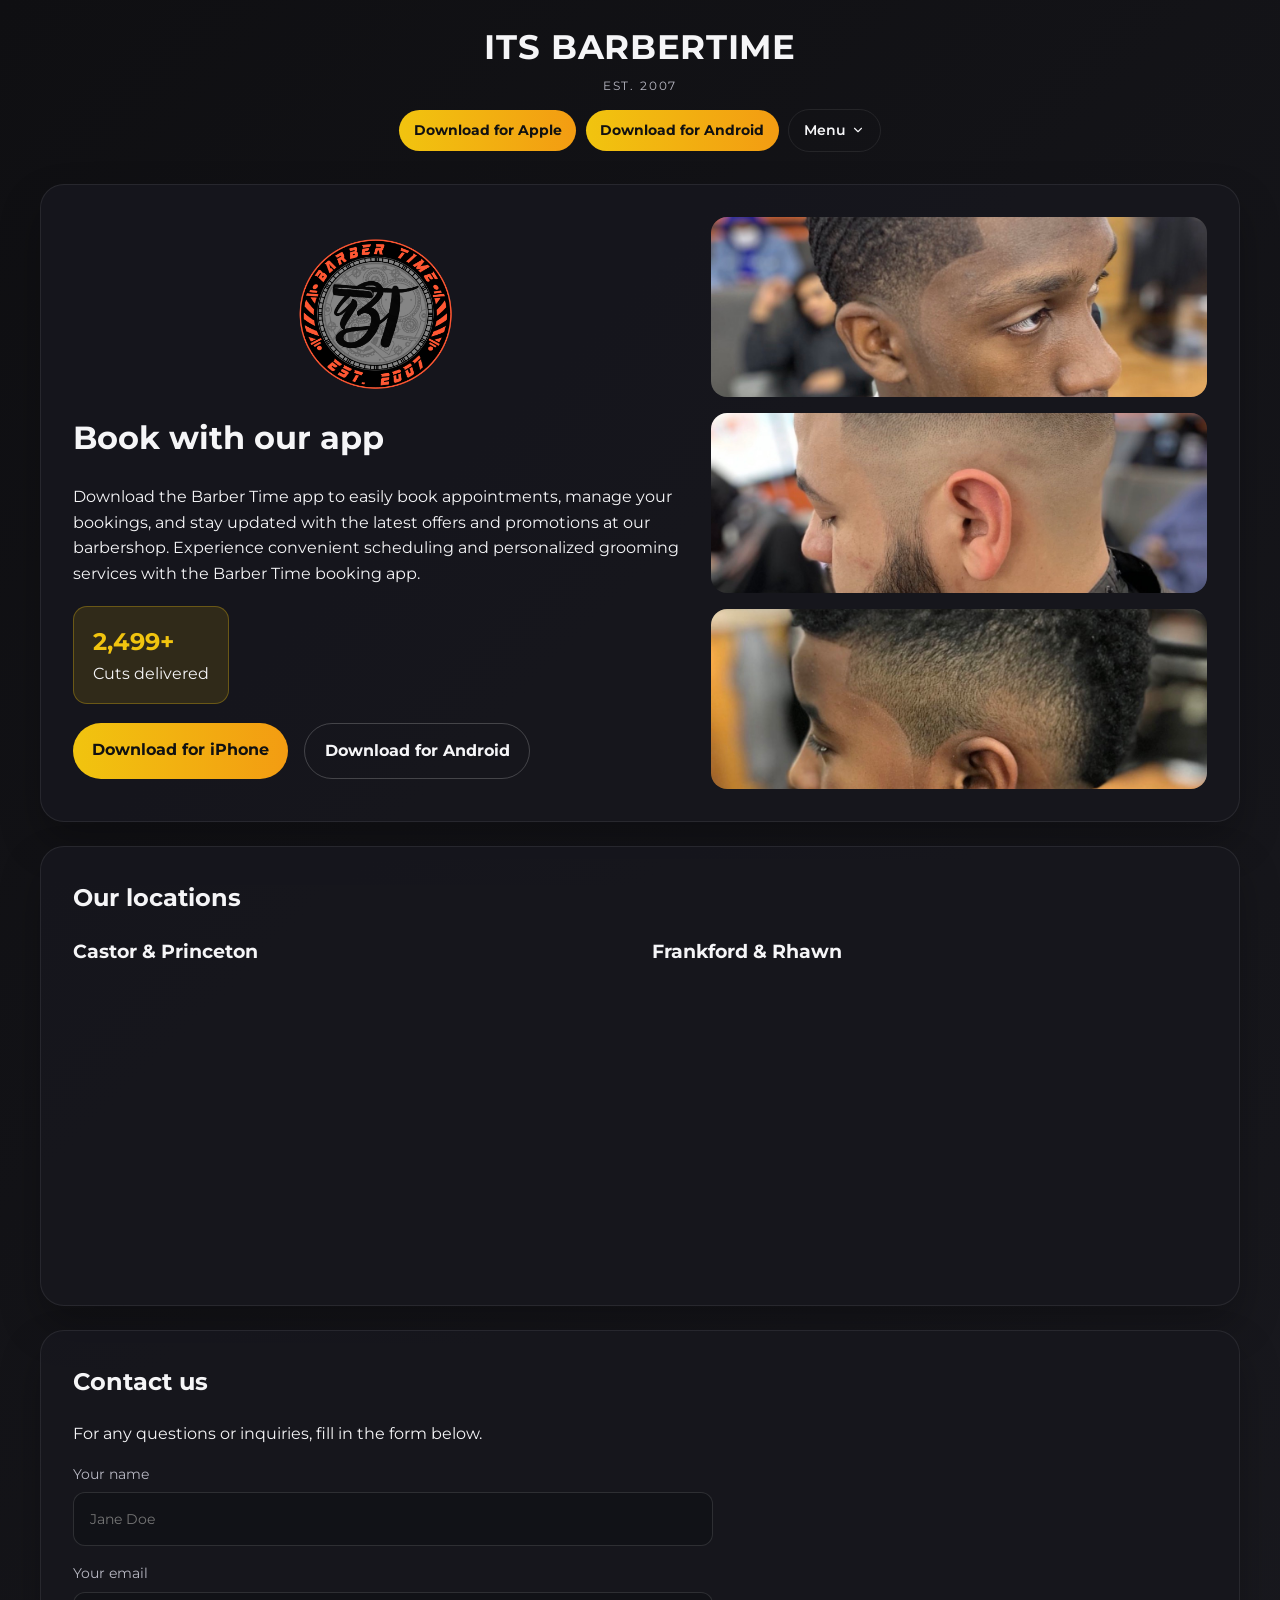
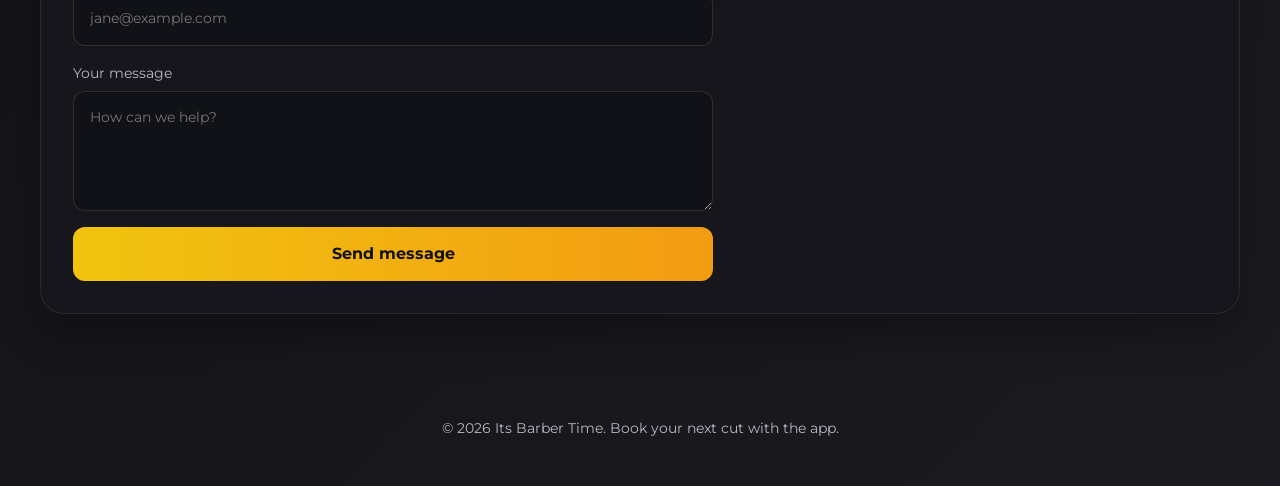
<file: index.html>
<!DOCTYPE html>
<html lang="en">
  <head>
    <meta charset="UTF-8" />
    <meta name="viewport" content="width=device-width, initial-scale=1.0" />
    <meta
      name="description"
      content="Download the Barbertime app now and experience the convenience of booking your haircut appointment online."
    />
    <title>Its Barber Time | Download Our Online Booking App</title>
    <link rel="preconnect" href="https://fonts.googleapis.com" />
    <link rel="preconnect" href="https://fonts.gstatic.com" crossorigin />
    <link
      href="https://fonts.googleapis.com/css2?family=Montserrat:wght@500;700&display=swap"
      rel="stylesheet"
    />
    <link rel="stylesheet" href="styles.css" />
  </head>
  <body>
    <header class="topbar">
      <div class="brand-block">
        <a class="brand" href="#">ITS BARBERTIME</a>
        <span class="est">Est. 2007</span>
      </div>

      <div class="nav-right">
        <a
          class="nav-cta"
          href="https://apps.apple.com/app/its-barbertime-booking/id6795333085"
          target="_blank"
          rel="noreferrer"
        >
          Download for Apple
        </a>
        <a
          class="nav-cta"
          href="https://play.google.com/store/apps/details?id=com.itsbarbertime.booking&hl=en_US"
          target="_blank"
          rel="noreferrer"
        >
          Download for Android
        </a>

        <div class="menu">
          <button
            class="menu-toggle"
            id="menuToggle"
            aria-haspopup="true"
            aria-expanded="false"
            aria-controls="menuPanel"
          >
            Menu
            <svg class="menu-icon" viewBox="0 0 20 20" aria-hidden="true">
              <path d="M5 7.5L10 12.5L15 7.5" stroke="currentColor" stroke-width="1.6" fill="none" stroke-linecap="round" stroke-linejoin="round"/>
            </svg>
          </button>
          <div class="menu-panel" id="menuPanel" role="menu">
            <a role="menuitem" href="#locations">Locations</a>
            <a role="menuitem" href="#contact">Contact</a>
            <a role="menuitem" href="policy.html">Privacy Policy</a>
            <a role="menuitem" href="policy.html">Terms of Service</a>
            <a role="menuitem" href="delete-account.html">Account Deletion</a>
            <a role="menuitem" href="support.html">Support</a>
          </div>
        </div>
      </div>
    </header>

    <main>
      <section class="hero">
        <div class="hero-content">
          <img class="logo" src="bbtapplogo.PNG" alt="Its Barber Time logo" />

          <h1>Book with our app</h1>
          <p>
            Download the Barber Time app to easily book appointments, manage your
            bookings, and stay updated with the latest offers and promotions at our
            barbershop. Experience convenient scheduling and personalized grooming
            services with the Barber Time booking app.
          </p>

          <div class="stats">
            <div class="stat-card">
              <strong>2,499+</strong>
              <span>Cuts delivered</span>
            </div>
          </div>

          <div class="buttons">
            <a
              class="button"
              href="https://apps.apple.com/app/its-barbertime-booking/id6795333085"
              target="_blank"
              rel="noreferrer"
            >
              Download for iPhone
            </a>
            <a
              class="button secondary"
              href="https://play.google.com/store/apps/details?id=com.itsbarbertime.booking&hl=en_US"
              target="_blank"
              rel="noreferrer"
            >
              Download for Android
            </a>
          </div>
        </div>

        <div class="gallery" aria-label="Barbertime gallery">
          <img src="IMG_4078.jpg" alt="Barber cutting a client's hair" />
          <img src="IMG_4079 (1).jpg" alt="Finished fade haircut at Barber Time" />
          <img src="IMG_4081.jpg" alt="Barber Time shop interior" />
        </div>
      </section>

      <section class="locations" id="locations">
        <h2>Our locations</h2>
        <div class="location-grid">
          <article>
            <h3>Castor &amp; Princeton</h3>
            <iframe
              title="Map for Castor & Princeton"
              src="https://www.google.com/maps?q=BarberTime%20Castor%20%26%20Princeton&output=embed"
              loading="lazy"
              referrerpolicy="no-referrer-when-downgrade"
            ></iframe>
          </article>
          <article>
            <h3>Frankford &amp; Rhawn</h3>
            <iframe
              title="Map for Frankford & Rhawn"
              src="https://www.google.com/maps?q=BarberTime%20Frankford%20%26%20Rhawn&output=embed"
              loading="lazy"
              referrerpolicy="no-referrer-when-downgrade"
            ></iframe>
          </article>
        </div>
      </section>

      <section class="contact" id="contact">
        <h2>Contact us</h2>
        <p>For any questions or inquiries, fill in the form below.</p>
        <form>
          <label class="field">
            <span>Your name</span>
            <input type="text" name="name" placeholder="Jane Doe" required />
          </label>
          <label class="field">
            <span>Your email</span>
            <input type="email" name="email" placeholder="jane@example.com" required />
          </label>
          <label class="field">
            <span>Your message</span>
            <textarea name="message" placeholder="How can we help?" required></textarea>
          </label>
          <button type="submit">Send message</button>
        </form>
      </section>
    </main>

    <footer class="footer">
      <p>&copy; 2026 Its Barber Time. Book your next cut with the app.</p>
    </footer>

    <script src="script.js"></script>
  </body>
</html>
</file>
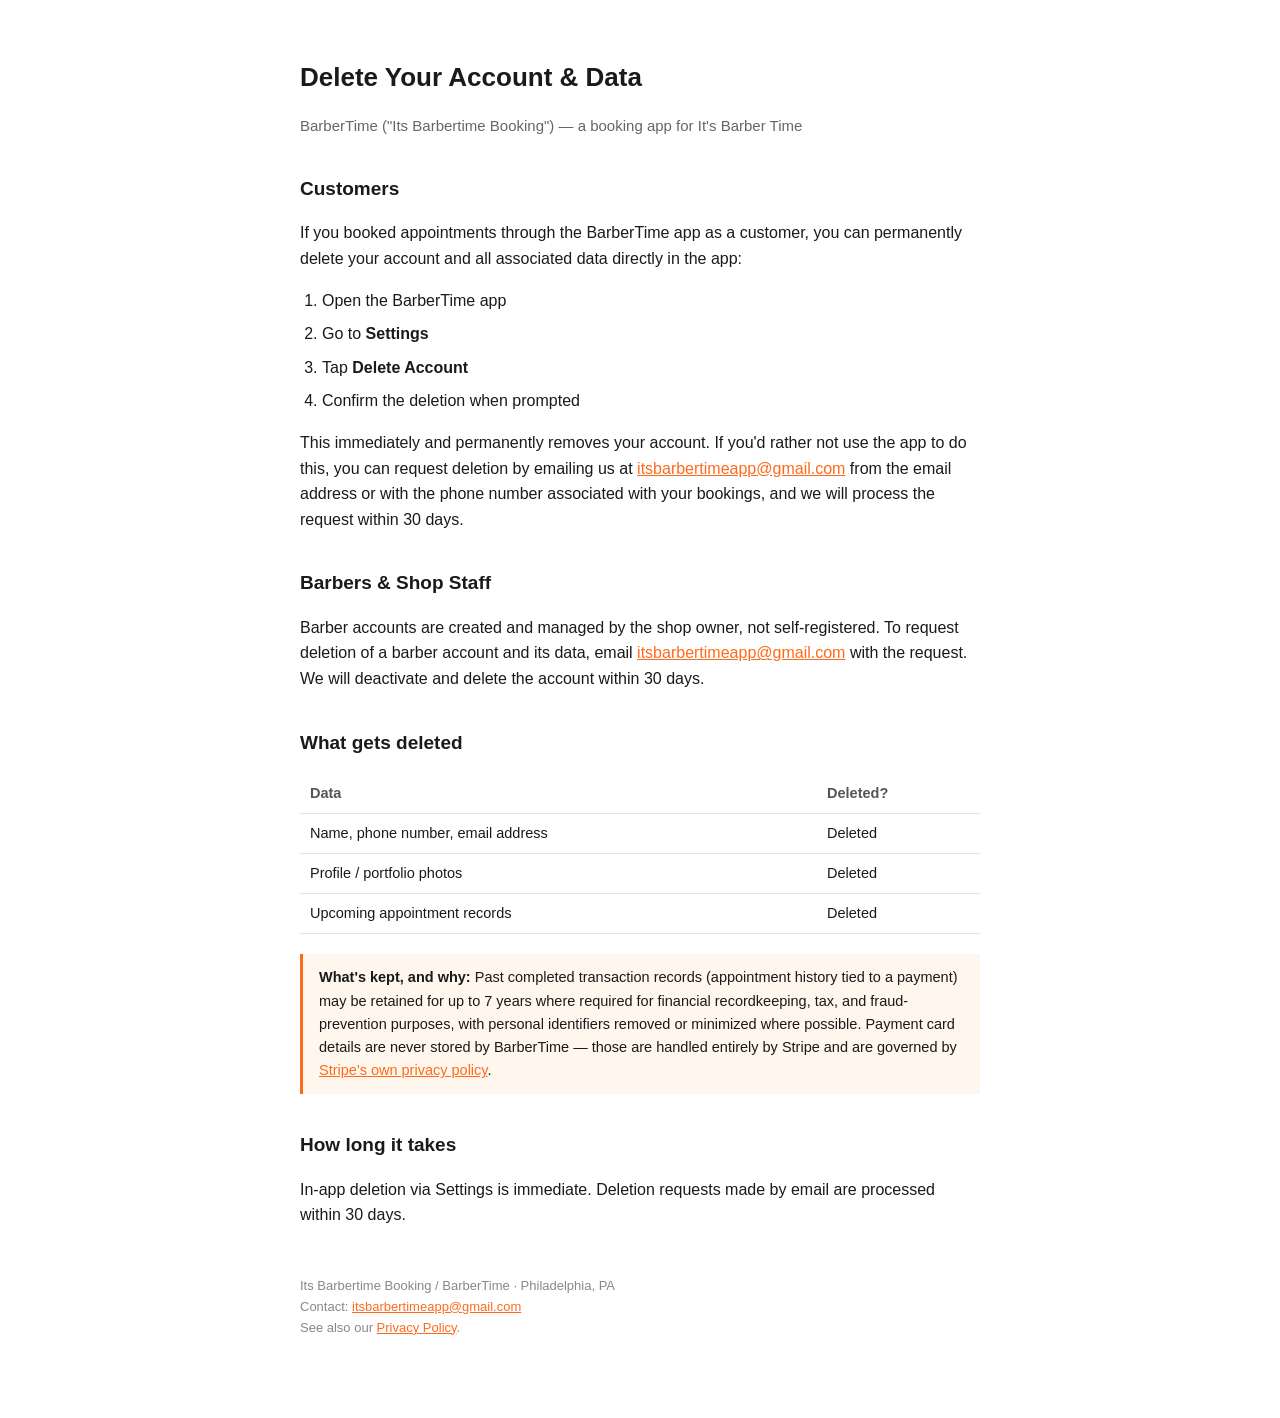
<file: delete-account.html>
<!DOCTYPE html>
<html lang="en">
<head>
<meta charset="UTF-8">
<meta name="viewport" content="width=device-width, initial-scale=1.0">
<title>Delete Your Account — BarberTime (Its Barbertime Booking)</title>
<style>
  body {
    font-family: -apple-system, BlinkMacSystemFont, 'Segoe UI', Roboto, sans-serif;
    max-width: 680px;
    margin: 0 auto;
    padding: 40px 20px 80px;
    color: #1a1a1a;
    line-height: 1.6;
  }
  h1 { font-size: 26px; margin-bottom: 4px; }
  .sub { color: #666; margin-bottom: 32px; font-size: 15px; }
  h2 { font-size: 19px; margin-top: 36px; }
  ol, ul { padding-left: 22px; }
  li { margin-bottom: 8px; }
  table { border-collapse: collapse; width: 100%; margin-top: 12px; }
  th, td { text-align: left; padding: 8px 10px; border-bottom: 1px solid #e2e2e2; font-size: 14.5px; }
  th { color: #555; font-weight: 600; }
  .note {
    background: #fff6ee;
    border-left: 3px solid #FF6A1A;
    padding: 12px 16px;
    margin: 20px 0;
    font-size: 14.5px;
  }
  a { color: #FF6A1A; }
  footer { margin-top: 48px; font-size: 13px; color: #888; }
</style>
</head>
<body>

  <h1>Delete Your Account &amp; Data</h1>
  <p class="sub">BarberTime ("Its Barbertime Booking") — a booking app for It's Barber Time</p>

  <h2>Customers</h2>
  <p>If you booked appointments through the BarberTime app as a customer, you can permanently delete your account and all associated data directly in the app:</p>
  <ol>
    <li>Open the BarberTime app</li>
    <li>Go to <strong>Settings</strong></li>
    <li>Tap <strong>Delete Account</strong></li>
    <li>Confirm the deletion when prompted</li>
  </ol>
  <p>This immediately and permanently removes your account. If you'd rather not use the app to do this, you can request deletion by emailing us at <a href="mailto:itsbarbertimeapp@gmail.com">itsbarbertimeapp@gmail.com</a> from the email address or with the phone number associated with your bookings, and we will process the request within 30 days.</p>

  <h2>Barbers &amp; Shop Staff</h2>
  <p>Barber accounts are created and managed by the shop owner, not self-registered. To request deletion of a barber account and its data, email <a href="mailto:itsbarbertimeapp@gmail.com">itsbarbertimeapp@gmail.com</a> with the request. We will deactivate and delete the account within 30 days.</p>

  <h2>What gets deleted</h2>
  <table>
    <tr><th>Data</th><th>Deleted?</th></tr>
    <tr><td>Name, phone number, email address</td><td>Deleted</td></tr>
    <tr><td>Profile / portfolio photos</td><td>Deleted</td></tr>
    <tr><td>Upcoming appointment records</td><td>Deleted</td></tr>
  </table>

  <div class="note">
    <strong>What's kept, and why:</strong> Past completed transaction records (appointment history tied to a payment) may be retained for up to 7 years where required for financial recordkeeping, tax, and fraud-prevention purposes, with personal identifiers removed or minimized where possible. Payment card details are never stored by BarberTime — those are handled entirely by Stripe and are governed by <a href="https://stripe.com/privacy" target="_blank" rel="noopener">Stripe's own privacy policy</a>.
  </div>

  <h2>How long it takes</h2>
  <p>In-app deletion via Settings is immediate. Deletion requests made by email are processed within 30 days.</p>

  <footer>
    Its Barbertime Booking / BarberTime · Philadelphia, PA<br>
    Contact: <a href="mailto:itsbarbertimeapp@gmail.com">itsbarbertimeapp@gmail.com</a><br>
    See also our <a href="https://barbertimebarbershop.com/policy.html">Privacy Policy</a>.
  </footer>

</body>
</html>
</file>
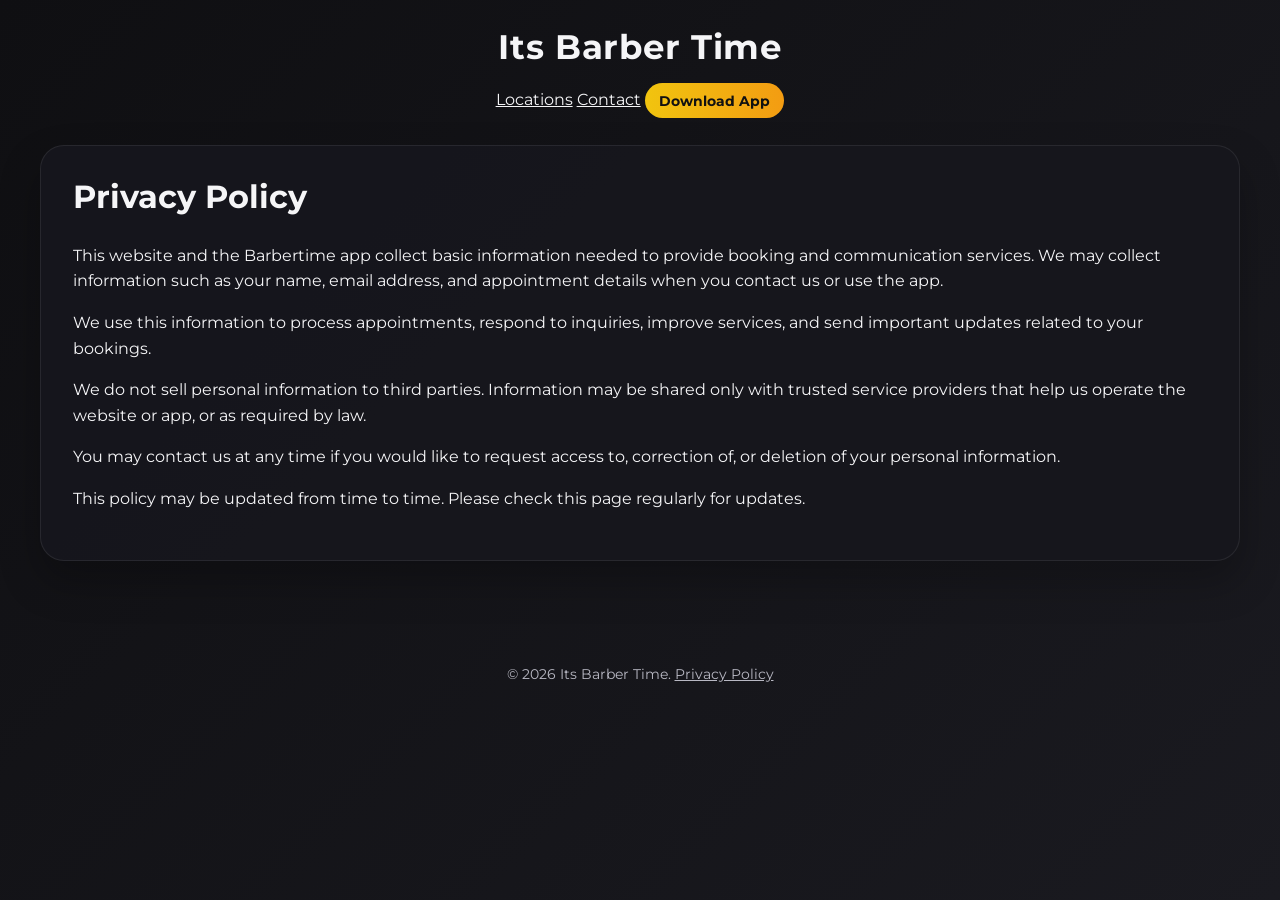
<file: policy1.html>
<!DOCTYPE html>
<html lang="en">
  <head>
    <meta charset="UTF-8" />
    <meta name="viewport" content="width=device-width, initial-scale=1.0" />
    <title>Privacy Policy And Terms | Its Barber Time</title>
    <link rel="preconnect" href="https://fonts.googleapis.com" />
    <link rel="preconnect" href="https://fonts.gstatic.com" crossorigin />
    <link
      href="https://fonts.googleapis.com/css2?family=Montserrat:wght@500;700&display=swap"
      rel="stylesheet"
    />
    <link rel="stylesheet" href="styles.css" />
  </head>
  <body>
    <header class="topbar">
      <a class="brand" href="index.html">Its Barber Time</a>
      <nav class="nav-links">
        <a href="index.html#locations">Locations</a>
        <a href="index.html#contact">Contact</a>
        <a class="nav-cta" href="https://apps.apple.com/us/app/its-barber-time/id6502960951" target="_blank" rel="noreferrer">Download App</a>
      </nav>
    </header>

    <main>
      <section>
        <h1>Privacy Policy</h1>
        <p>
          This website and the Barbertime app collect basic information needed to provide
          booking and communication services. We may collect information such as your name,
          email address, and appointment details when you contact us or use the app.
        </p>

        <p>
          We use this information to process appointments, respond to inquiries, improve
          services, and send important updates related to your bookings.
        </p>

        <p>
          We do not sell personal information to third parties. Information may be shared only
          with trusted service providers that help us operate the website or app, or as required
          by law.
        </p>

        <p>
          You may contact us at any time if you would like to request access to, correction of,
          or deletion of your personal information.
        </p>

        <p>
          This policy may be updated from time to time. Please check this page regularly for updates.
        </p>
      </section>
    </main>

    <footer class="footer">
      <p>© 2026 Its Barber Time. <a href="policy.html">Privacy Policy</a></p>
    </footer>
  </body>
</html>
</file>
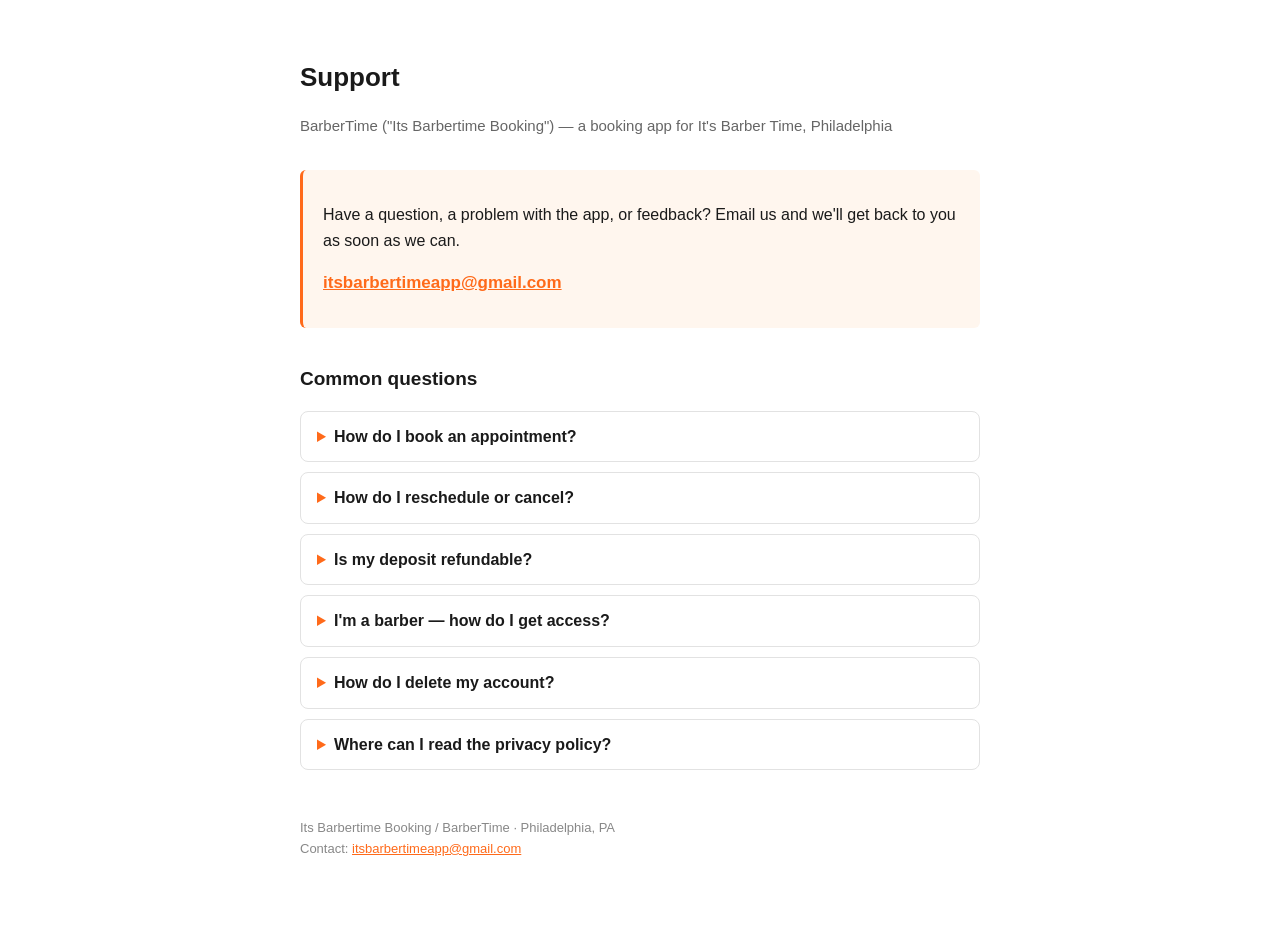
<file: support.html>
<!DOCTYPE html>
<html lang="en">
<head>
<meta charset="UTF-8">
<meta name="viewport" content="width=device-width, initial-scale=1.0">
<title>Support — BarberTime (Its Barbertime Booking)</title>
<style>
  body {
    font-family: -apple-system, BlinkMacSystemFont, 'Segoe UI', Roboto, sans-serif;
    max-width: 680px;
    margin: 0 auto;
    padding: 40px 20px 80px;
    color: #1a1a1a;
    line-height: 1.6;
  }
  h1 { font-size: 26px; margin-bottom: 4px; }
  .sub { color: #666; margin-bottom: 32px; font-size: 15px; }
  h2 { font-size: 19px; margin-top: 36px; }
  .card {
    background: #fff6ee;
    border-left: 3px solid #FF6A1A;
    padding: 16px 20px;
    margin: 20px 0;
    border-radius: 6px;
  }
  .card a { font-size: 17px; font-weight: 600; }
  details {
    border: 1px solid #e2e2e2;
    border-radius: 8px;
    padding: 12px 16px;
    margin-bottom: 10px;
  }
  summary { font-weight: 600; cursor: pointer; }
  summary::marker { color: #FF6A1A; }
  details p { margin: 10px 0 2px; color: #333; }
  a { color: #FF6A1A; }
  footer { margin-top: 48px; font-size: 13px; color: #888; }
</style>
</head>
<body>

  <h1>Support</h1>
  <p class="sub">BarberTime ("Its Barbertime Booking") — a booking app for It's Barber Time, Philadelphia</p>

  <div class="card">
    <p>Have a question, a problem with the app, or feedback? Email us and we'll get back to you as soon as we can.</p>
    <p><a href="mailto:itsbarbertimeapp@gmail.com">itsbarbertimeapp@gmail.com</a></p>
  </div>

  <h2>Common questions</h2>

  <details>
    <summary>How do I book an appointment?</summary>
    <p>Open the app, choose a location and barber, pick a service, choose an available time, and pay the deposit to confirm. No account or password needed — just your name and phone number.</p>
  </details>

  <details>
    <summary>How do I reschedule or cancel?</summary>
    <p>Go to your appointment in the app and tap Reschedule or Cancel. Cancellations made more than 3 hours before your appointment are fully refunded; cancellations within 3 hours are not.</p>
  </details>

  <details>
    <summary>Is my deposit refundable?</summary>
    <p>Yes, if you cancel more than 3 hours before your appointment time. If the barber cancels for any reason, you're always refunded in full.</p>
  </details>

  <details>
    <summary>I'm a barber — how do I get access?</summary>
    <p>Barber accounts are set up by the shop. If you work at It's Barber Time and don't have a login yet, contact us at the email above.</p>
  </details>

  <details>
    <summary>How do I delete my account?</summary>
    <p>Open the app, go to Settings, and tap Delete Account. See our <a href="https://barbertimebarbershop.com/delete-account.html">account deletion page</a> for full details.</p>
  </details>

  <details>
    <summary>Where can I read the privacy policy?</summary>
    <p>Available at <a href="https://barbertimebarbershop.com/policy.html">barbertimebarbershop.com/policy.html</a>.</p>
  </details>

  <footer>
    Its Barbertime Booking / BarberTime · Philadelphia, PA<br>
    Contact: <a href="mailto:itsbarbertimeapp@gmail.com">itsbarbertimeapp@gmail.com</a>
  </footer>

</body>
</html>
</file>
<file: styles.css>
:root {
  color-scheme: dark;
  --bg: #0f0f12;
  --panel: #17171d;
  --text: #f5f5f7;
  --muted: #b8b8c3;
  --accent: #f1c40f;
  --accent-2: #f39c12;
  --border: rgba(255, 255, 255, 0.08);
}

* {
  box-sizing: border-box;
}

body {
  margin: 0;
  font-family: 'Montserrat', sans-serif;
  background: linear-gradient(135deg, var(--bg), #1a1a20);
  color: var(--text);
  line-height: 1.6;
  min-height: 100vh;
}

a {
  color: inherit;
}

/* ---------- Topbar ---------- */

.topbar {
  display: flex;
  flex-direction: column;
  align-items: center;
  gap: 0.85rem;
  width: min(1200px, calc(100% - 2rem));
  margin: 0 auto;
  padding: 1.25rem 0 1rem;
}

.brand-block {
  display: flex;
  flex-direction: column;
  align-items: center;
  gap: 0.2rem;
  text-align: center;
}

.brand {
  color: var(--text);
  text-decoration: none;
  font-weight: 700;
  letter-spacing: 0.02em;
  font-size: clamp(1.6rem, 3vw, 2.1rem);
}

.est {
  color: var(--muted);
  font-size: 0.72rem;
  letter-spacing: 0.16em;
  text-transform: uppercase;
}

.nav-right {
  display: flex;
  align-items: center;
  justify-content: center;
  flex-wrap: wrap;
  gap: 0.6rem;
}

.nav-cta {
  color: #111 !important;
  text-decoration: none;
  background: linear-gradient(90deg, var(--accent), var(--accent-2));
  padding: 0.55rem 0.9rem;
  border-radius: 999px;
  font-weight: 700;
  font-size: 0.9rem;
  white-space: nowrap;
  transition: transform 180ms ease, box-shadow 180ms ease;
}

.nav-cta:hover {
  transform: translateY(-1px);
  box-shadow: 0 8px 18px rgba(241, 196, 15, 0.22);
}

/* ---------- Dropdown menu ---------- */

.menu {
  position: relative;
}

.menu-toggle {
  display: flex;
  align-items: center;
  gap: 0.35rem;
  font: inherit;
  font-weight: 600;
  font-size: 0.9rem;
  color: var(--text);
  background: transparent;
  border: 1px solid var(--border);
  border-radius: 999px;
  padding: 0.55rem 0.9rem;
  cursor: pointer;
  transition: border-color 180ms ease, background 180ms ease;
}

.menu-toggle:hover,
.menu-toggle[aria-expanded="true"] {
  border-color: rgba(255, 255, 255, 0.25);
  background: rgba(255, 255, 255, 0.04);
}

.menu-icon {
  width: 14px;
  height: 14px;
  transition: transform 180ms ease;
}

.menu-toggle[aria-expanded="true"] .menu-icon {
  transform: rotate(180deg);
}

.menu-panel {
  position: absolute;
  top: calc(100% + 0.5rem);
  right: 0;
  min-width: 200px;
  background: var(--panel);
  border: 1px solid var(--border);
  border-radius: 14px;
  padding: 0.4rem;
  box-shadow: 0 20px 40px rgba(0, 0, 0, 0.35);
  opacity: 0;
  visibility: hidden;
  transform: translateY(-6px);
  transition: opacity 160ms ease, transform 160ms ease, visibility 160ms;
  z-index: 20;
}

.menu-panel.open {
  opacity: 1;
  visibility: visible;
  transform: translateY(0);
}

.menu-panel a {
  display: block;
  padding: 0.6rem 0.7rem;
  border-radius: 8px;
  color: var(--muted);
  text-decoration: none;
  font-size: 0.92rem;
}

.menu-panel a:hover,
.menu-panel a:focus-visible {
  background: rgba(255, 255, 255, 0.06);
  color: var(--text);
}

/* ---------- Layout ---------- */

img {
  max-width: 100%;
  display: block;
}

main {
  width: min(1200px, calc(100% - 2rem));
  margin: 0 auto;
  padding: 1rem 0 4rem;
}

section {
  background: rgba(23, 23, 29, 0.95);
  border: 1px solid var(--border);
  border-radius: 24px;
  padding: 2rem;
  margin-bottom: 1.5rem;
  box-shadow: 0 20px 40px rgba(0, 0, 0, 0.25);
}

.hero {
  display: grid;
  grid-template-columns: 1.1fr 0.9fr;
  gap: 2rem;
  align-items: center;
}

.logo {
  width: 160px;
  margin: 0 auto 1rem;
  border-radius: 16px;
}

h1,
h2,
h3 {
  margin-top: 0;
}

h1 {
  font-size: clamp(1.8rem, 2.5vw, 2.8rem);
  line-height: 1.2;
}

.stats {
  margin: 1.2rem 0;
}

.stat-card {
  display: inline-block;
  padding: 1rem 1.2rem;
  background: rgba(241, 196, 15, 0.12);
  border: 1px solid rgba(241, 196, 15, 0.3);
  border-radius: 14px;
}

.stat-card strong {
  display: block;
  font-size: 1.5rem;
  color: var(--accent);
}

.buttons {
  display: flex;
  flex-wrap: wrap;
  gap: 1rem;
  margin-top: 1.2rem;
}

.button {
  display: inline-block;
  padding: 0.9rem 1.2rem;
  border-radius: 999px;
  text-decoration: none;
  color: #111;
  background: linear-gradient(90deg, var(--accent), var(--accent-2));
  font-weight: 700;
  transition: transform 180ms ease, box-shadow 180ms ease;
}

.button.secondary {
  background: transparent;
  color: var(--text);
  border: 1px solid rgba(255, 255, 255, 0.2);
}

.button:hover {
  transform: translateY(-2px);
  box-shadow: 0 8px 20px rgba(241, 196, 15, 0.22);
}

.gallery {
  display: grid;
  gap: 1rem;
}

.gallery img {
  border-radius: 16px;
  height: 180px;
  width: 100%;
  object-fit: cover;
}

.location-grid {
  display: grid;
  grid-template-columns: repeat(2, minmax(0, 1fr));
  gap: 1.5rem;
}

iframe {
  width: 100%;
  border: 0;
  border-radius: 14px;
  min-height: 280px;
}

/* ---------- Form ---------- */

form {
  display: grid;
  gap: 1rem;
  max-width: 640px;
}

.field {
  display: grid;
  gap: 0.4rem;
  font-size: 0.9rem;
  color: var(--muted);
}

input,
textarea,
button {
  font: inherit;
  padding: 0.9rem 1rem;
  border-radius: 12px;
  border: 1px solid rgba(255, 255, 255, 0.12);
  background: #111217;
  color: var(--text);
}

input:focus-visible,
textarea:focus-visible,
button:focus-visible,
.menu-toggle:focus-visible,
.nav-cta:focus-visible,
.button:focus-visible {
  outline: 2px solid var(--accent);
  outline-offset: 2px;
}

textarea {
  min-height: 120px;
  resize: vertical;
}

form button {
  cursor: pointer;
  background: linear-gradient(90deg, var(--accent), var(--accent-2));
  color: #111;
  font-weight: 700;
  border: none;
  transition: transform 180ms ease, box-shadow 180ms ease;
}

form button:hover {
  transform: translateY(-2px);
  box-shadow: 0 8px 20px rgba(241, 196, 15, 0.22);
}

.footer {
  text-align: center;
  padding: 0 1rem 2rem;
  color: var(--muted);
  font-size: 0.9rem;
}

/* ---------- Responsive ---------- */

@media (max-width: 800px) {
  .hero,
  .location-grid {
    grid-template-columns: 1fr;
  }

  section {
    padding: 1.25rem;
  }

  .nav-cta {
    font-size: 0.82rem;
    padding: 0.5rem 0.75rem;
  }
}

@media (prefers-reduced-motion: reduce) {
  * {
    transition: none !important;
  }
}
</file>
